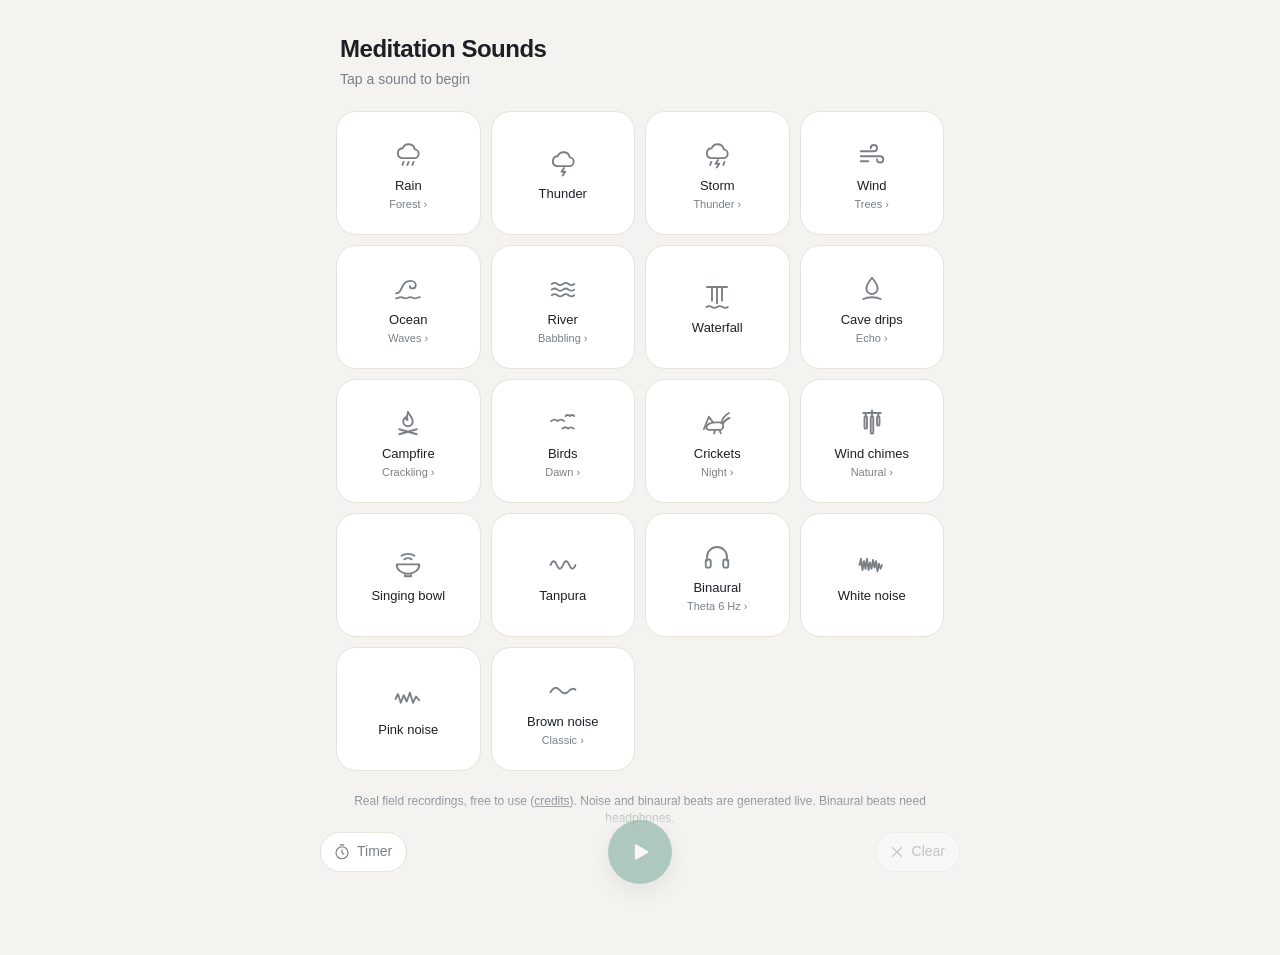
<file: index.html>
<!doctype html>
<html lang="en">
<head>
<meta charset="utf-8">
<meta name="viewport" content="width=device-width, initial-scale=1, viewport-fit=cover">
<title>Meditation Sounds</title>
<meta name="description" content="Mix real nature recordings for meditation: rain, ocean, wind, birds, wind chimes, singing bowls and more.">
<meta name="theme-color" content="#0e1115" media="(prefers-color-scheme: dark)">
<meta name="theme-color" content="#f4f3ef" media="(prefers-color-scheme: light)">
<meta name="apple-mobile-web-app-title" content="Meditation">
<link rel="manifest" href="manifest.webmanifest">
<link rel="icon" href="icons/icon.svg" type="image/svg+xml">
<link rel="apple-touch-icon" href="icons/apple-touch-icon.png">
<link rel="stylesheet" href="style.css">
<script type="module" src="app.js"></script>
</head>
<body>
<main class="app">
  <header>
    <h1>Meditation Sounds</h1>
    <p class="status" id="status" aria-live="polite"></p>
  </header>
  <div class="grid" id="grid"></div>
  <p class="note">Real field recordings, free to use (<a href="https://github.com/graphoflife/meditation-sounds/blob/main/CREDITS.md">credits</a>). Noise and binaural beats are generated live. Binaural beats need headphones.</p>
</main>
<nav class="bar" aria-label="Playback">
  <div class="bar-inner">
    <button class="chip" id="timer" type="button" aria-label="Sleep timer"></button>
    <button class="play" id="play" type="button" aria-label="Play"></button>
    <button class="chip" id="clear" type="button" aria-label="Turn all sounds off"></button>
  </div>
</nav>
</body>
</html>
</file>
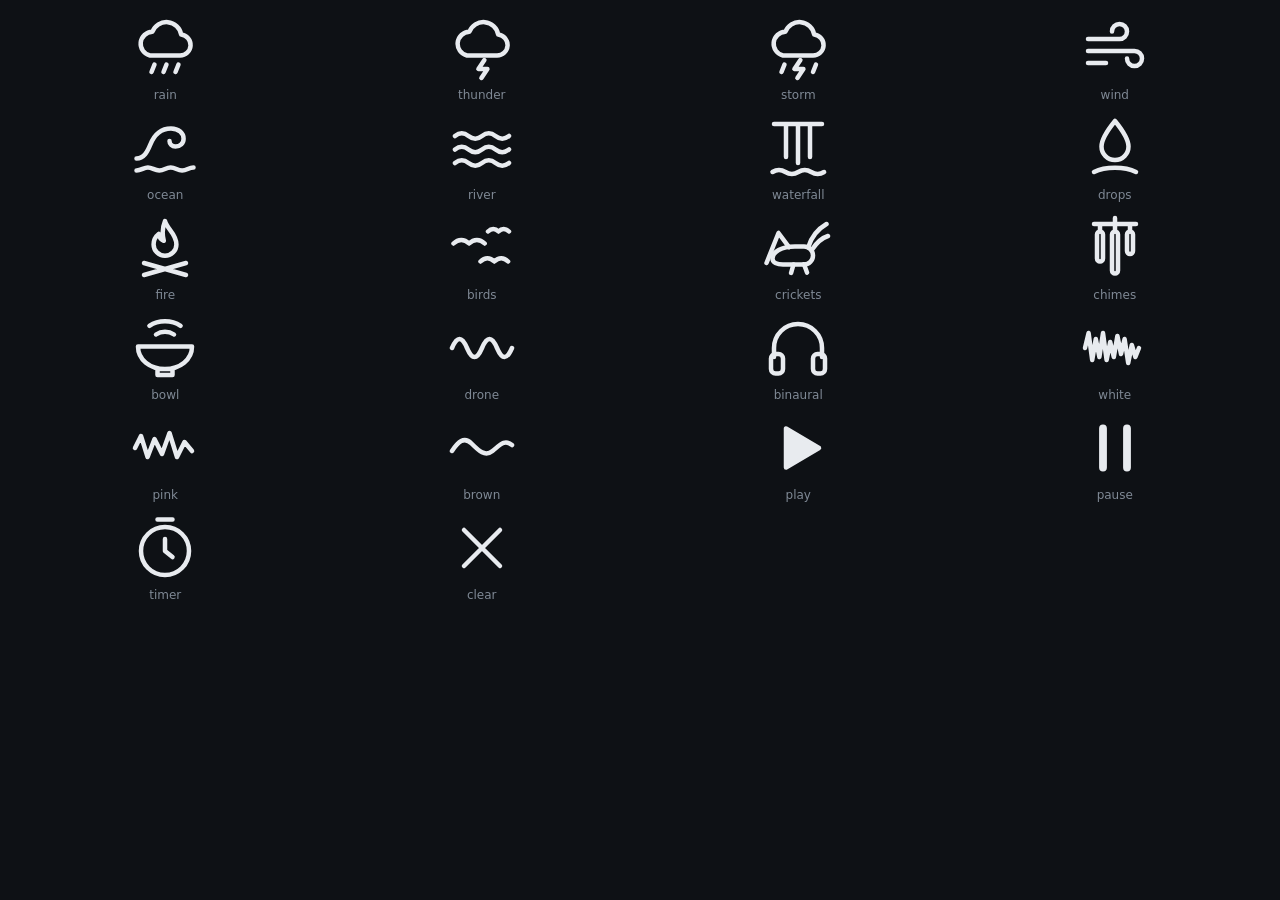
<file: dev/icons.html>
<!doctype html>
<meta charset="utf-8">
<title>Icon preview</title>
<style>
  body { background: #0e1115; color: #9fd3c3; font: 12px system-ui; margin: 12px; display: grid; grid-template-columns: repeat(4, 1fr); gap: 10px; }
  div { text-align: center; color: #7f8995; }
  svg { width: 72px; height: 72px; color: #e8ebef; display: block; margin: 0 auto 4px; }
</style>
<script type="module">
  const { icon } = await import('../icons.js?' + Date.now());
  for (const n of ['rain','thunder','storm','wind','ocean','river','waterfall','drops','fire','birds','crickets','chimes','bowl','drone','binaural','white','pink','brown','play','pause','timer','clear']) {
    document.body.insertAdjacentHTML('beforeend', `<div>${icon(n)}${n}</div>`);
  }
</script>
</file>
<file: style.css>
:root {
  --bg: #0e1115;
  --surface: #161a20;
  --line: #222830;
  --text: #e8ebef;
  --muted: #7f8995;
  --accent: #9fd3c3;
  --accent-ink: #0e1115;
  --accent-soft: rgb(159 211 195 / 0.1);
  --accent-line: rgb(159 211 195 / 0.38);
  --track: #2b323b;
  color-scheme: dark;
}

@media (prefers-color-scheme: light) {
  :root {
    --bg: #f4f3ef;
    --surface: #ffffff;
    --line: #e6e3dc;
    --text: #1c2024;
    --muted: #7b8087;
    --accent: #2f7a68;
    --accent-ink: #ffffff;
    --accent-soft: rgb(47 122 104 / 0.08);
    --accent-line: rgb(47 122 104 / 0.35);
    --track: #e2dfd8;
    color-scheme: light;
  }
}

* { box-sizing: border-box; }

html { -webkit-text-size-adjust: 100%; }

body {
  margin: 0;
  min-height: 100dvh;
  background: var(--bg);
  color: var(--text);
  font: 15px/1.4 -apple-system, BlinkMacSystemFont, "Segoe UI", Roboto, "Helvetica Neue", Arial, sans-serif;
  -webkit-font-smoothing: antialiased;
}

button {
  font: inherit;
  color: inherit;
  background: none;
  border: 0;
  padding: 0;
  cursor: pointer;
  -webkit-tap-highlight-color: transparent;
}

:focus-visible { outline: 2px solid var(--accent); outline-offset: 2px; }

.app {
  max-width: 640px;
  margin: 0 auto;
  padding: calc(env(safe-area-inset-top) + 32px) 16px calc(env(safe-area-inset-bottom) + 128px);
}

header { margin: 0 4px 22px; }

h1 {
  margin: 0;
  font-size: 24px;
  font-weight: 600;
  letter-spacing: -0.02em;
}

.status {
  margin: 4px 0 0;
  min-height: 1.4em;
  color: var(--muted);
  font-size: 14px;
  white-space: nowrap;
  overflow: hidden;
  text-overflow: ellipsis;
}

/* ---------- sound tiles ---------- */

.grid {
  display: grid;
  grid-template-columns: repeat(3, minmax(0, 1fr));
  gap: 10px;
}

@media (min-width: 560px) {
  .grid { grid-template-columns: repeat(4, minmax(0, 1fr)); }
}

.tile {
  position: relative;
  display: flex;
  flex-direction: column;
  align-items: center;
  height: 124px;
  padding: 12px 12px 6px;
  border-radius: 20px;
  background: var(--surface);
  border: 1px solid var(--line);
  cursor: pointer;
  user-select: none;
  -webkit-user-select: none;
  transition: background-color 0.25s, border-color 0.25s;
}

.tile.on {
  background: var(--accent-soft);
  border-color: var(--accent-line);
}

.toggle {
  flex: 1;
  width: 100%;
  display: flex;
  flex-direction: column;
  align-items: center;
  justify-content: center;
  gap: 8px;
  border-radius: 14px;
  transform: translateY(12px);
  transition: transform 0.3s ease;
}

.tile.on .toggle { transform: none; }

.icon {
  width: 30px;
  height: 30px;
  color: var(--muted);
  transition: color 0.25s;
}

.icon svg { display: block; width: 100%; height: 100%; }

.tile.on .icon { color: var(--accent); }

.tile.loading .icon { animation: loading 1.1s ease-in-out infinite; }

@keyframes loading {
  50% { opacity: 0.3; }
}

.name {
  font-size: 13px;
  line-height: 1.2;
  text-align: center;
}

.variant {
  margin: -6px 0 -4px;
  padding: 6px 10px;
  border-radius: 99px;
  font-size: 11px;
  color: var(--muted);
  transform: translateY(12px);
  transition: transform 0.3s ease, color 0.25s;
}

.variant::after { content: " ›"; }

.tile.on .variant {
  color: var(--accent);
  transform: none;
}

/* volume slider: hidden until the sound is on */
.vol {
  -webkit-appearance: none;
  appearance: none;
  width: 100%;
  height: 26px;
  margin: 0;
  background: transparent;
  opacity: 0;
  pointer-events: none;
  transition: opacity 0.25s;
  --p: 70%;
}

.tile.on .vol {
  opacity: 1;
  pointer-events: auto;
}

.vol::-webkit-slider-runnable-track {
  height: 4px;
  border-radius: 4px;
  background: linear-gradient(to right, var(--accent) var(--p), var(--track) var(--p));
}

.vol::-webkit-slider-thumb {
  -webkit-appearance: none;
  width: 16px;
  height: 16px;
  margin-top: -6px;
  border-radius: 50%;
  background: var(--accent);
}

.vol::-moz-range-track { height: 4px; border-radius: 4px; background: var(--track); }
.vol::-moz-range-progress { height: 4px; border-radius: 4px; background: var(--accent); }
.vol::-moz-range-thumb { width: 16px; height: 16px; border: 0; border-radius: 50%; background: var(--accent); }

.note {
  margin: 22px 4px 0;
  color: var(--muted);
  font-size: 12px;
  text-align: center;
}

.note a { color: inherit; }

/* ---------- bottom bar ---------- */

.bar {
  position: fixed;
  left: 0;
  right: 0;
  bottom: 0;
  padding: 28px 16px calc(env(safe-area-inset-bottom) + 16px);
  background: linear-gradient(to top, var(--bg) 62%, transparent);
  pointer-events: none;
}

.bar-inner {
  max-width: 640px;
  margin: 0 auto;
  display: grid;
  grid-template-columns: 1fr auto 1fr;
  align-items: center;
  gap: 12px;
}

.bar button { pointer-events: auto; }

.chip {
  display: inline-flex;
  align-items: center;
  gap: 6px;
  height: 40px;
  padding: 0 14px 0 12px;
  border-radius: 99px;
  background: var(--surface);
  border: 1px solid var(--line);
  color: var(--muted);
  font-size: 14px;
  font-variant-numeric: tabular-nums;
  justify-self: start;
  transition: color 0.25s, border-color 0.25s, opacity 0.25s;
}

.chip svg { width: 18px; height: 18px; }

.chip.active {
  color: var(--accent);
  border-color: var(--accent-line);
}

.chip:disabled { opacity: 0.4; cursor: default; }

#clear { justify-self: end; }

.play {
  position: relative;
  width: 64px;
  height: 64px;
  display: grid;
  place-items: center;
  border-radius: 50%;
  background: var(--accent);
  color: var(--accent-ink);
  box-shadow: 0 8px 24px rgb(0 0 0 / 0.22);
  transition: transform 0.15s, opacity 0.25s;
}

.play svg { width: 26px; height: 26px; }
.play:active { transform: scale(0.96); }
.play:disabled { opacity: 0.35; cursor: default; }

/* slow breathing ring while playing: 5 s in, 5 s out */
.play::after {
  content: "";
  position: absolute;
  inset: -7px;
  border-radius: 50%;
  border: 1.5px solid var(--accent-line);
  opacity: 0;
}

.playing .play::after { animation: breathe 10s ease-in-out infinite; }

@keyframes breathe {
  0%, 100% { transform: scale(1); opacity: 0.25; }
  50% { transform: scale(1.22); opacity: 0.9; }
}

@media (prefers-reduced-motion: reduce) {
  .playing .play::after { animation: none; opacity: 0.6; }
  .toggle, .variant { transition: none; }
}
</file>
